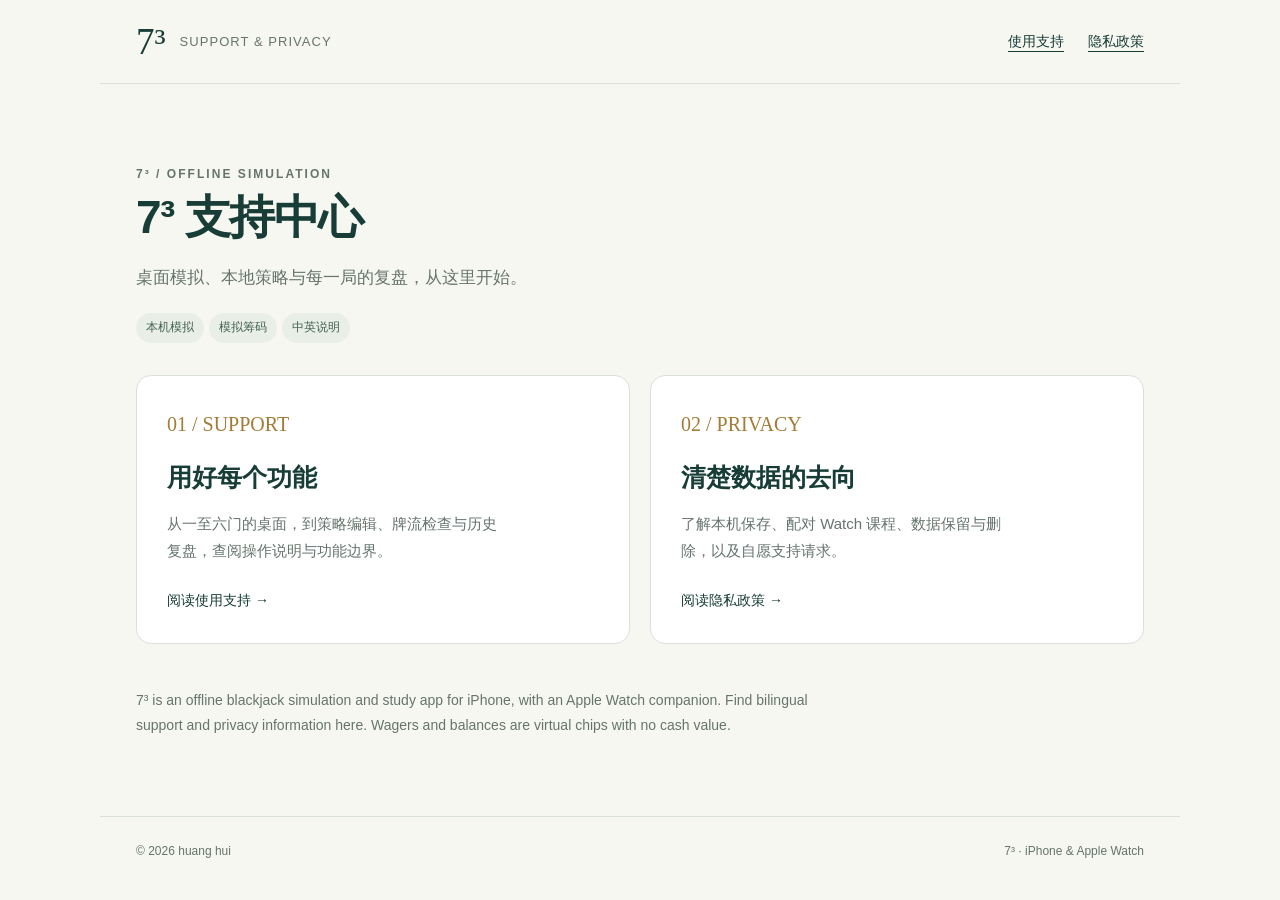
<file: index.html>
<!doctype html>
<html lang="zh-Hans"><head><meta charset="utf-8"><meta name="viewport" content="width=device-width, initial-scale=1"><meta name="referrer" content="strict-origin-when-cross-origin"><title>7³ 支持中心</title><meta name="description" content="7³ iPhone 与 Apple Watch 使用支持与隐私说明。"><link rel="stylesheet" href="Blackjack_Strategy_Enhancement/app/assets/site.css"></head><body>
<a class="skip" href="#main">跳到正文</a><header><a class="brand" href="Blackjack_Strategy_Enhancement/app/index.html" aria-label="7³ 支持中心首页"><span class="mark">7³</span><span class="brand-text">SUPPORT &amp; PRIVACY</span></a><nav aria-label="页面导航"><a href="Blackjack_Strategy_Enhancement/app/support/index.html">使用支持</a><a href="Blackjack_Strategy_Enhancement/app/privacy/index.html">隐私政策</a></nav></header>
<main id="main"><div class="hero"><p class="eyebrow">7³ / OFFLINE SIMULATION</p><h1>7³ 支持中心</h1><p>桌面模拟、本地策略与每一局的复盘，从这里开始。</p><span class="tag">本机模拟</span><span class="tag">模拟筹码</span><span class="tag">中英说明</span></div><div class="cards"><a class="card" href="Blackjack_Strategy_Enhancement/app/support/index.html"><span class="number">01 / SUPPORT</span><h2>用好每个功能</h2><p>从一至六门的桌面，到策略编辑、牌流检查与历史复盘，查阅操作说明与功能边界。</p><span class="go">阅读使用支持 →</span></a><a class="card" href="Blackjack_Strategy_Enhancement/app/privacy/index.html"><span class="number">02 / PRIVACY</span><h2>清楚数据的去向</h2><p>了解本机保存、配对 Watch 课程、数据保留与删除，以及自愿支持请求。</p><span class="go">阅读隐私政策 →</span></a></div><p class="note" lang="en">7³ is an offline blackjack simulation and study app for iPhone, with an Apple Watch companion. Find bilingual support and privacy information here. Wagers and balances are virtual chips with no cash value.</p></main><footer><span>© 2026 huang hui</span><span>7³ · iPhone &amp; Apple Watch</span></footer></body></html>
</file>
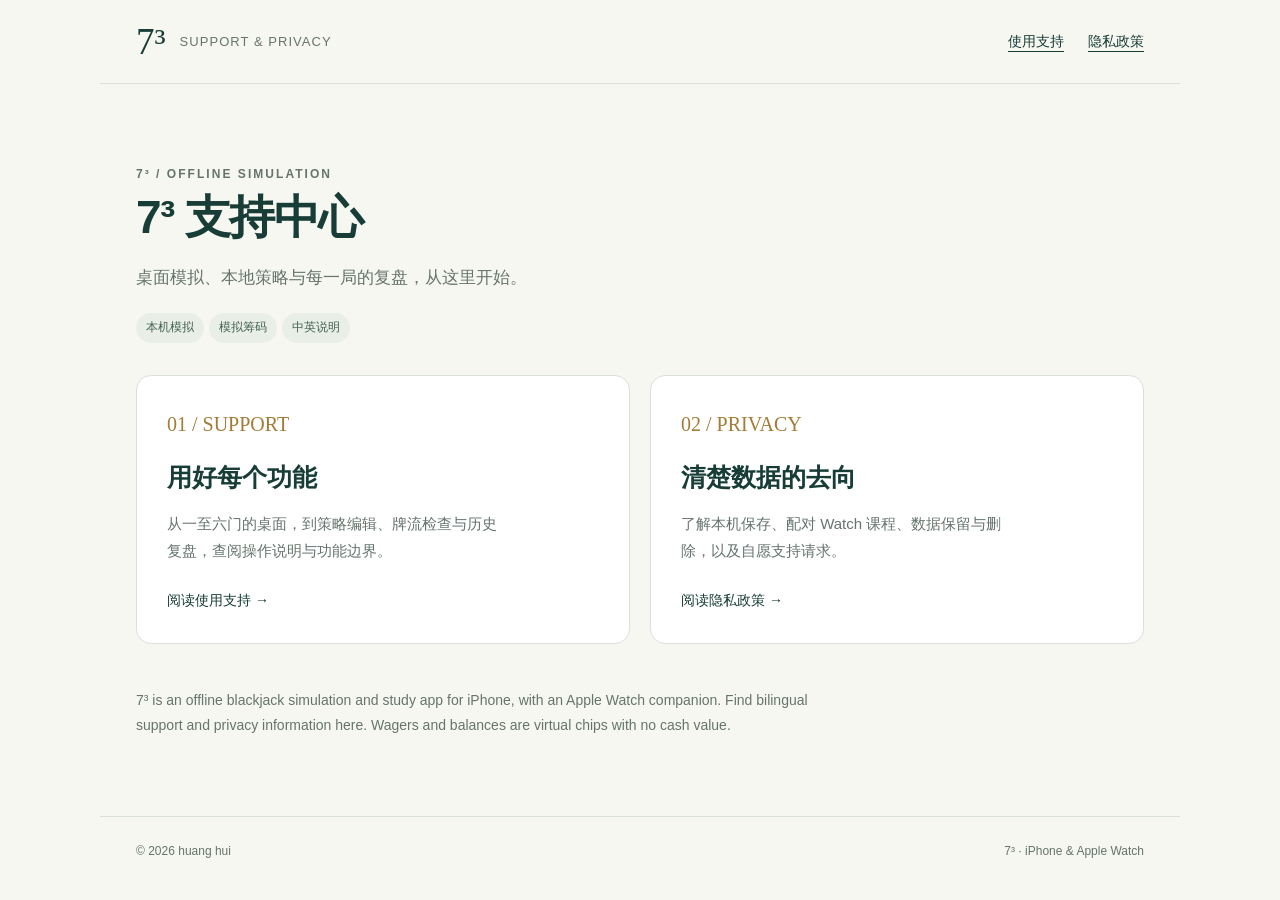
<file: Blackjack_Strategy_Enhancement/app/index.html>
<!doctype html>
<html lang="zh-Hans"><head><meta charset="utf-8"><meta name="viewport" content="width=device-width, initial-scale=1"><meta name="referrer" content="strict-origin-when-cross-origin"><title>7³ 支持中心</title><meta name="description" content="7³ iPhone 与 Apple Watch 使用支持与隐私说明。"><link rel="stylesheet" href="./assets/site.css"></head><body>
<a class="skip" href="#main">跳到正文</a><header><a class="brand" href="./index.html" aria-label="7³ 支持中心首页"><span class="mark">7³</span><span class="brand-text">SUPPORT &amp; PRIVACY</span></a><nav aria-label="页面导航"><a href="./support/index.html">使用支持</a><a href="./privacy/index.html">隐私政策</a></nav></header>
<main id="main"><div class="hero"><p class="eyebrow">7³ / OFFLINE SIMULATION</p><h1>7³ 支持中心</h1><p>桌面模拟、本地策略与每一局的复盘，从这里开始。</p><span class="tag">本机模拟</span><span class="tag">模拟筹码</span><span class="tag">中英说明</span></div><div class="cards"><a class="card" href="./support/index.html"><span class="number">01 / SUPPORT</span><h2>用好每个功能</h2><p>从一至六门的桌面，到策略编辑、牌流检查与历史复盘，查阅操作说明与功能边界。</p><span class="go">阅读使用支持 →</span></a><a class="card" href="./privacy/index.html"><span class="number">02 / PRIVACY</span><h2>清楚数据的去向</h2><p>了解本机保存、配对 Watch 课程、数据保留与删除，以及自愿支持请求。</p><span class="go">阅读隐私政策 →</span></a></div><p class="note" lang="en">7³ is an offline blackjack simulation and study app for iPhone, with an Apple Watch companion. Find bilingual support and privacy information here. Wagers and balances are virtual chips with no cash value.</p></main><footer><span>© 2026 huang hui</span><span>7³ · iPhone &amp; Apple Watch</span></footer></body></html>
</file>
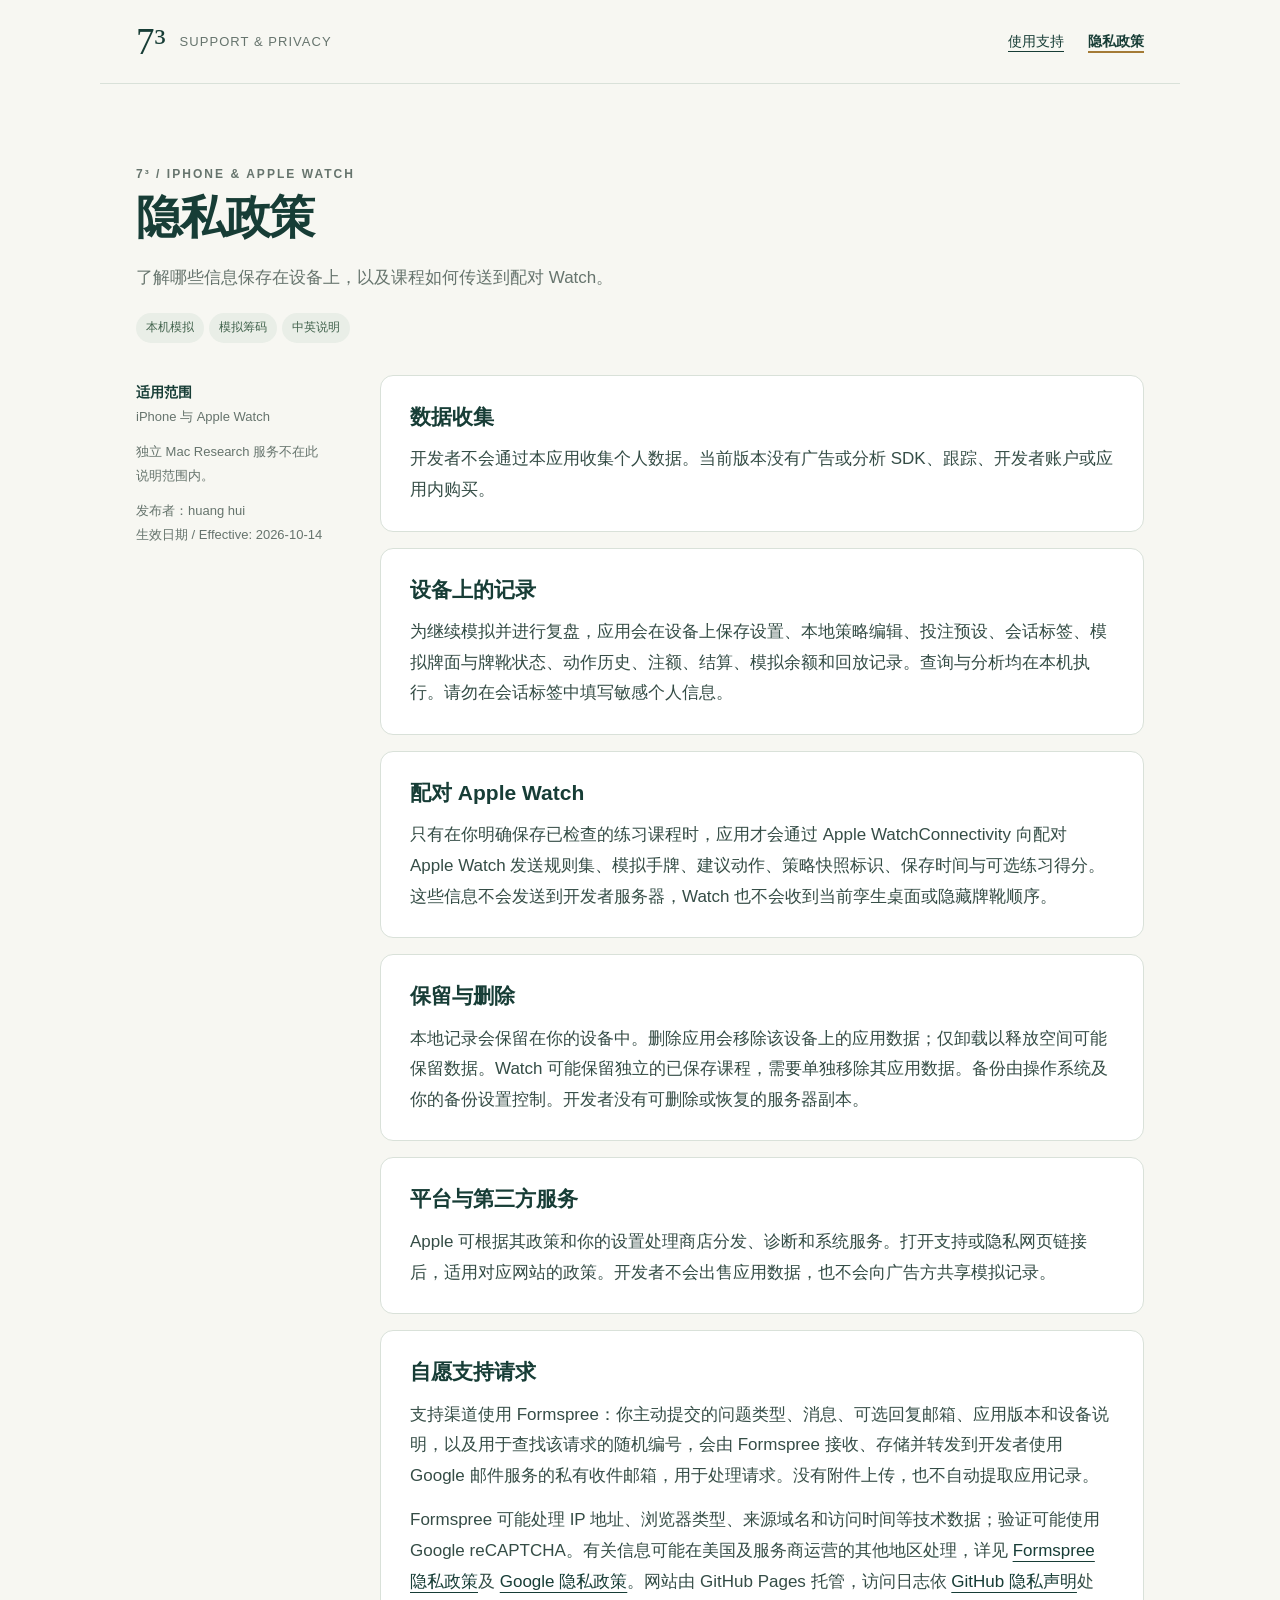
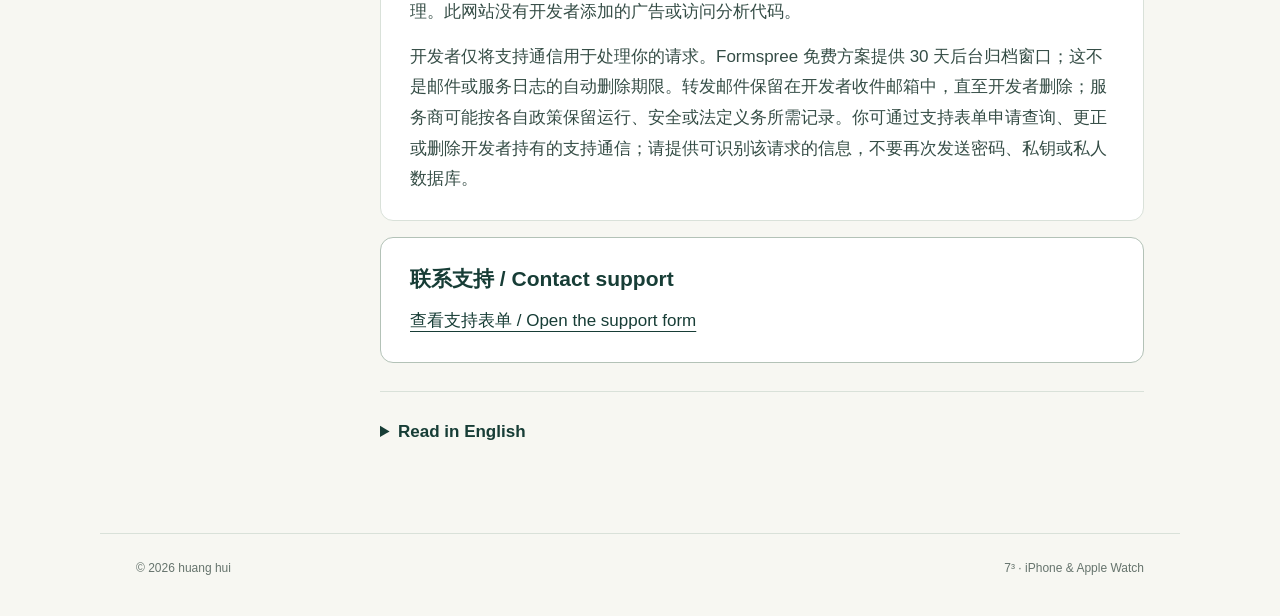
<file: Blackjack_Strategy_Enhancement/app/privacy/index.html>
<!doctype html>
<html lang="zh-Hans"><head><meta charset="utf-8"><meta name="viewport" content="width=device-width, initial-scale=1"><meta name="referrer" content="strict-origin-when-cross-origin"><title>隐私政策 · 7³</title><meta name="description" content="7³ iPhone 与 Apple Watch 使用支持与隐私说明。"><link rel="stylesheet" href="../assets/site.css"></head><body>
<a class="skip" href="#main">跳到正文</a><header><a class="brand" href="../index.html" aria-label="7³ 支持中心首页"><span class="mark">7³</span><span class="brand-text">SUPPORT &amp; PRIVACY</span></a><nav aria-label="页面导航"><a href="../support/index.html">使用支持</a><a href="../privacy/index.html" aria-current="page">隐私政策</a></nav></header>
<main id="main"><div class="hero"><p class="eyebrow">7³ / IPHONE &amp; APPLE WATCH</p><h1>隐私政策</h1><p>了解哪些信息保存在设备上，以及课程如何传送到配对 Watch。</p><span class="tag">本机模拟</span><span class="tag">模拟筹码</span><span class="tag">中英说明</span></div><div class="layout"><aside class="side"><p><strong>适用范围</strong><br>iPhone 与 Apple Watch</p><p class="side-note">独立 Mac Research 服务不在此说明范围内。</p><p>发布者：huang hui<br>生效日期 / Effective: 2026-10-14</p></aside><article class="article"><section class="section"><h2>数据收集</h2><p>开发者不会通过本应用收集个人数据。当前版本没有广告或分析 SDK、跟踪、开发者账户或应用内购买。</p></section><section class="section"><h2>设备上的记录</h2><p>为继续模拟并进行复盘，应用会在设备上保存设置、本地策略编辑、投注预设、会话标签、模拟牌面与牌靴状态、动作历史、注额、结算、模拟余额和回放记录。查询与分析均在本机执行。请勿在会话标签中填写敏感个人信息。</p></section><section class="section"><h2>配对 Apple Watch</h2><p>只有在你明确保存已检查的练习课程时，应用才会通过 Apple WatchConnectivity 向配对 Apple Watch 发送规则集、模拟手牌、建议动作、策略快照标识、保存时间与可选练习得分。这些信息不会发送到开发者服务器，Watch 也不会收到当前孪生桌面或隐藏牌靴顺序。</p></section><section class="section"><h2>保留与删除</h2><p>本地记录会保留在你的设备中。删除应用会移除该设备上的应用数据；仅卸载以释放空间可能保留数据。Watch 可能保留独立的已保存课程，需要单独移除其应用数据。备份由操作系统及你的备份设置控制。开发者没有可删除或恢复的服务器副本。</p></section><section class="section"><h2>平台与第三方服务</h2><p>Apple 可根据其政策和你的设置处理商店分发、诊断和系统服务。打开支持或隐私网页链接后，适用对应网站的政策。开发者不会出售应用数据，也不会向广告方共享模拟记录。</p></section><section class="section" id="support-data"><h2>自愿支持请求</h2><p>支持渠道使用 Formspree：你主动提交的问题类型、消息、可选回复邮箱、应用版本和设备说明，以及用于查找该请求的随机编号，会由 Formspree 接收、存储并转发到开发者使用 Google 邮件服务的私有收件邮箱，用于处理请求。没有附件上传，也不自动提取应用记录。</p><p>Formspree 可能处理 IP 地址、浏览器类型、来源域名和访问时间等技术数据；验证可能使用 Google reCAPTCHA。有关信息可能在美国及服务商运营的其他地区处理，详见 <a href="https://formspree.io/legal/privacy-policy/" rel="external">Formspree 隐私政策</a>及 <a href="https://policies.google.com/privacy" rel="external">Google 隐私政策</a>。网站由 GitHub Pages 托管，访问日志依 <a href="https://docs.github.com/en/site-policy/privacy-policies/github-general-privacy-statement" rel="external">GitHub 隐私声明</a>处理。此网站没有开发者添加的广告或访问分析代码。</p><p>开发者仅将支持通信用于处理你的请求。Formspree 免费方案提供 30 天后台归档窗口；这不是邮件或服务日志的自动删除期限。转发邮件保留在开发者收件邮箱中，直至开发者删除；服务商可能按各自政策保留运行、安全或法定义务所需记录。你可通过支持表单申请查询、更正或删除开发者持有的支持通信；请提供可识别该请求的信息，不要再次发送密码、私钥或私人数据库。</p></section><section class="section contact"><h2>联系支持 / Contact support</h2><p><a href="../support/index.html#contact">查看支持表单 / Open the support form</a></p></section><details class="english"><summary>Read in English</summary><div lang="en"><section class="section"><h2>Data stays on your devices</h2><p>The developer does not collect personal data through this app. There are no advertising or analytics SDKs, tracking, developer accounts or in-app purchases in the current version.</p><p>The app stores information locally so you can continue a simulation and review it later. This can include settings, edited strategy tables, betting presets, session labels, simulated cards and shoe state, action history, wagers, results, virtual balances and saved replay records. Hand lookups and analysis run on the device. Do not put sensitive personal information into session labels.</p></section><section class="section"><h2>Apple Watch</h2><p>When you explicitly save a checked practice lesson, the app can send it to your paired Apple Watch using Apple&#x27;s WatchConnectivity. The lesson contains its ruleset, simulated hand, suggested action, strategy snapshot identity, save time and optional practice score. It is not sent to a developer server. The Watch does not receive the simulator&#x27;s current table or hidden shoe order.</p></section><section class="section"><h2>Retention and deletion</h2><p>Local records remain on your devices until removed. Deleting the app removes that device&#x27;s app data; offloading the app may retain data. A paired Watch may retain its own saved lesson until its app data is removed. Any device backups are controlled by your operating-system and backup settings. The developer has no server-side copy to delete or restore.</p></section><section class="section"><h2>Third-party services</h2><p>Apple may process App Store distribution, diagnostics and platform services according to its own policies and your settings. Opening a support or privacy web link leaves the local app workflow and is subject to the website&#x27;s policies. The developer does not sell app data or share simulation records with advertisers.</p></section><section class="section" id="support-data-en"><h2>Optional support requests</h2><p>The support channel uses Formspree to receive, store and forward the topic, message, optional reply email, app version, device details and a random request reference you submit to the developer’s private inbox, hosted by Google, to handle your request. It accepts no attachments and does not extract app records.</p><p>Formspree may process technical data such as IP address, browser type, referring domain and access time. Verification may use Google reCAPTCHA. Information may be processed in the United States and other countries where the providers operate. See the <a href="https://formspree.io/legal/privacy-policy/" rel="external">Formspree Privacy Policy</a> and <a href="https://policies.google.com/privacy" rel="external">Google Privacy Policy</a>. GitHub Pages hosts this website and handles access logs under its <a href="https://docs.github.com/en/site-policy/privacy-policies/github-general-privacy-statement" rel="external">privacy statement</a>. The developer has added no advertising or visitor analytics scripts.</p><p>The developer uses support correspondence only to handle your request. Formspree’s free plan provides a 30-day dashboard archive window, which is not an automatic deletion deadline for email or service logs. Forwarded messages remain in the developer’s inbox until deleted by the developer. Providers may retain records needed for operations, security or legal duties under their policies. Use the support form to request access, correction or deletion of support correspondence held by the developer, with enough information to identify the request. Do not include credentials, private keys or private databases.</p></section></div></details></article></div></main><footer><span>© 2026 huang hui</span><span>7³ · iPhone &amp; Apple Watch</span></footer></body></html>
</file>
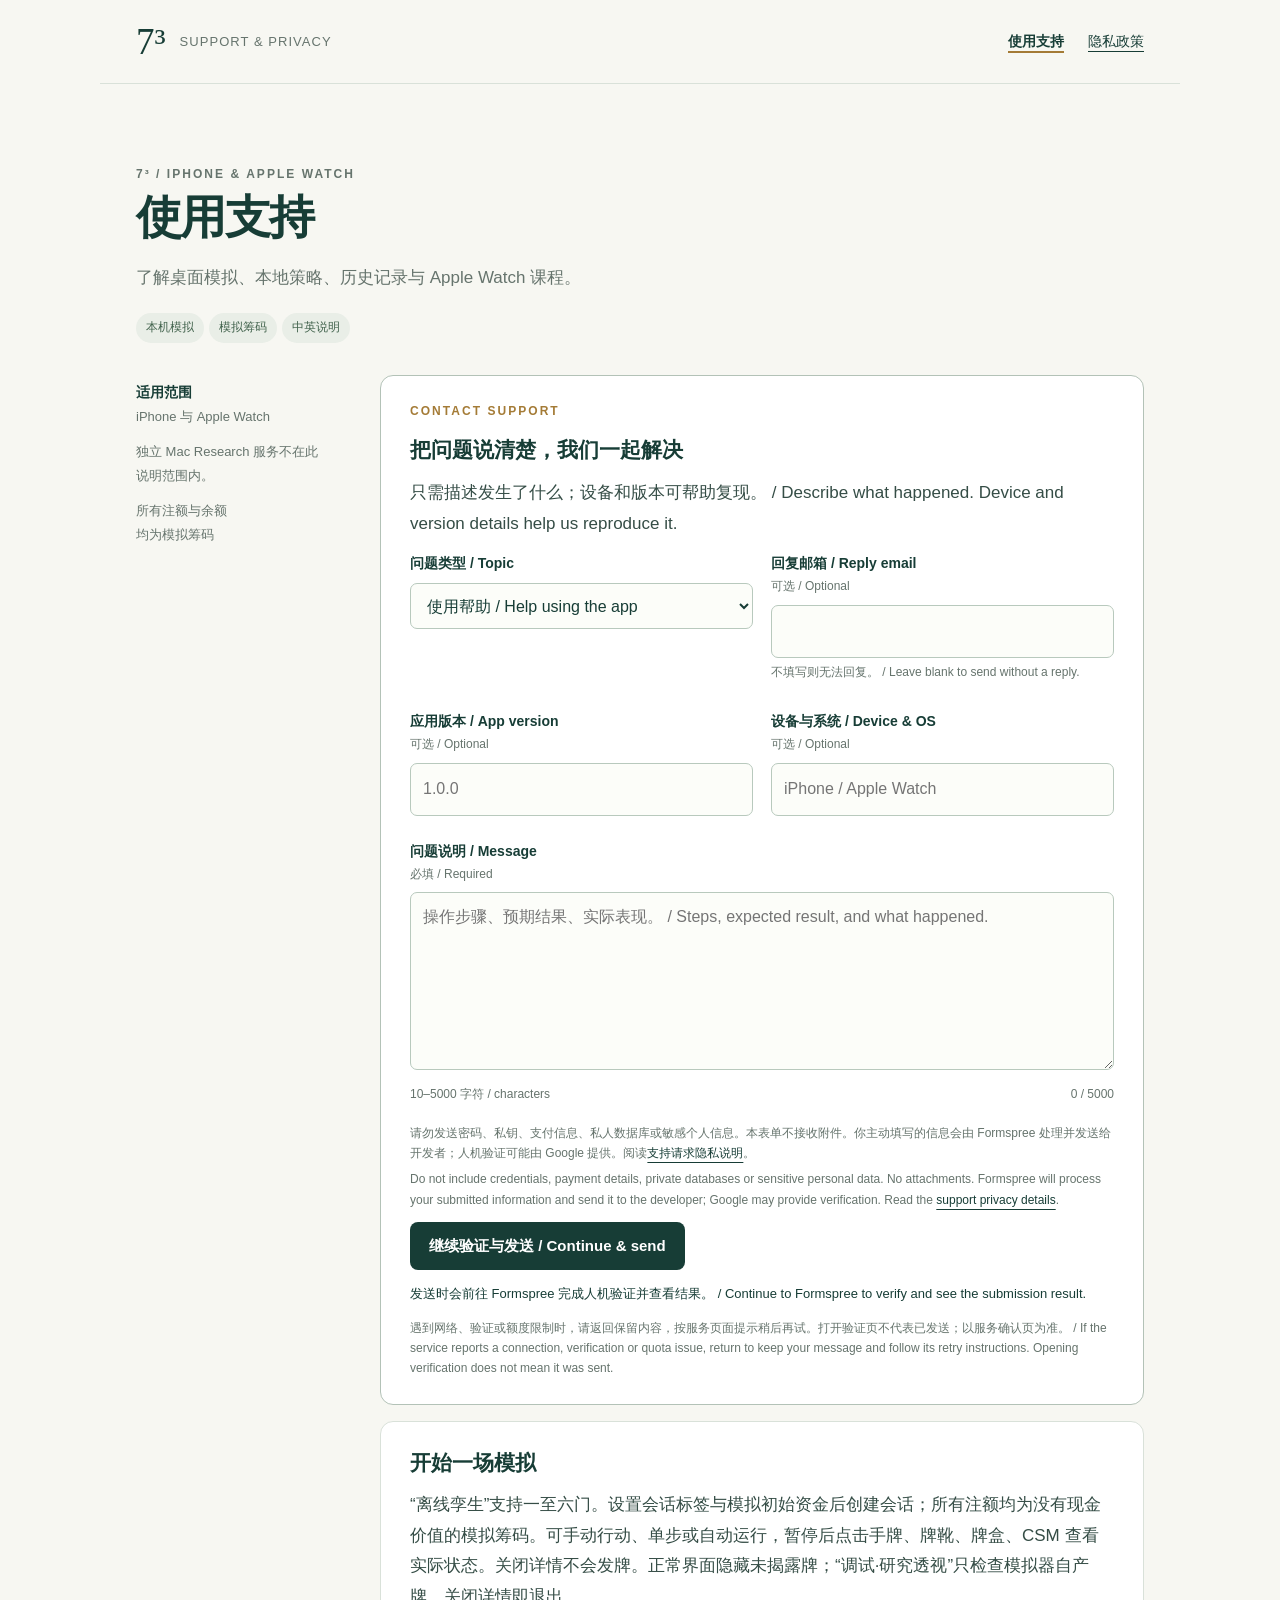
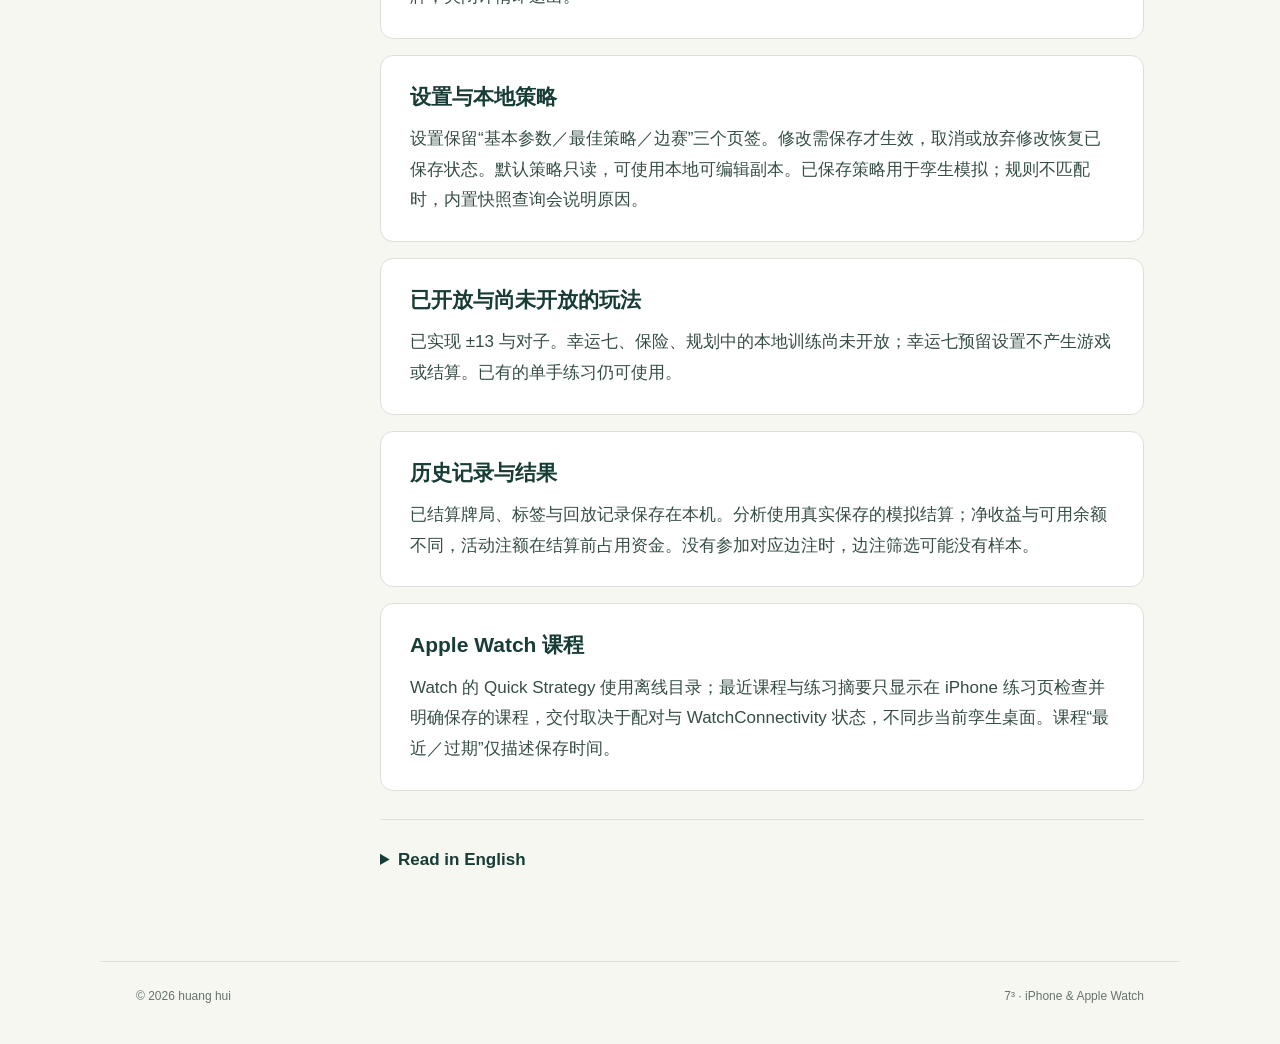
<file: Blackjack_Strategy_Enhancement/app/support/index.html>
<!doctype html>
<html lang="zh-Hans"><head><meta charset="utf-8"><meta name="viewport" content="width=device-width, initial-scale=1"><meta name="referrer" content="strict-origin-when-cross-origin"><title>使用支持 · 7³</title><meta name="description" content="7³ iPhone 与 Apple Watch 使用支持与隐私说明。"><link rel="stylesheet" href="../assets/site.css"></head><body>
<a class="skip" href="#main">跳到正文</a><header><a class="brand" href="../index.html" aria-label="7³ 支持中心首页"><span class="mark">7³</span><span class="brand-text">SUPPORT &amp; PRIVACY</span></a><nav aria-label="页面导航"><a href="../support/index.html" aria-current="page">使用支持</a><a href="../privacy/index.html">隐私政策</a></nav></header>
<main id="main"><div class="hero"><p class="eyebrow">7³ / IPHONE &amp; APPLE WATCH</p><h1>使用支持</h1><p>了解桌面模拟、本地策略、历史记录与 Apple Watch 课程。</p><span class="tag">本机模拟</span><span class="tag">模拟筹码</span><span class="tag">中英说明</span></div><div class="layout"><aside class="side"><p><strong>适用范围</strong><br>iPhone 与 Apple Watch</p><p class="side-note">独立 Mac Research 服务不在此说明范围内。</p><p>所有注额与余额<br>均为模拟筹码</p></aside><article class="article"><section class="section contact" id="contact"><p class="eyebrow">CONTACT SUPPORT</p><h2>把问题说清楚，我们一起解决</h2><p>只需描述发生了什么；设备和版本可帮助复现。 / Describe what happened. Device and version details help us reproduce it.</p>
<form id="support-form" method="post" action="https://formspree.io/f/xppqykyy" data-endpoint="https://formspree.io/f/xppqykyy" aria-describedby="form-notice form-status">
<div class="form-grid">
<div class="field"><label for="topic">问题类型 / Topic</label><select id="topic" name="topic"><option value="usage">使用帮助 / Help using the app</option><option value="bug">问题反馈 / Report a problem</option><option value="privacy">隐私请求 / Privacy request</option></select></div>
<div class="field"><label for="email">回复邮箱 / Reply email <span>可选 / Optional</span></label><input id="email" name="email" type="email" inputmode="email" autocomplete="email" maxlength="254" aria-describedby="email-hint email-error"><small id="email-hint">不填写则无法回复。 / Leave blank to send without a reply.</small><small class="field-error" id="email-error" aria-live="polite"></small></div>
<div class="field"><label for="version">应用版本 / App version <span>可选 / Optional</span></label><input id="version" name="version" type="text" maxlength="64" placeholder="1.0.0" aria-describedby="version-error"><small class="field-error" id="version-error" aria-live="polite"></small></div>
<div class="field"><label for="device">设备与系统 / Device &amp; OS <span>可选 / Optional</span></label><input id="device" name="device" type="text" maxlength="128" placeholder="iPhone / Apple Watch" aria-describedby="device-error"><small class="field-error" id="device-error" aria-live="polite"></small></div>
</div>
<div class="field"><label for="message">问题说明 / Message <span>必填 / Required</span></label><textarea id="message" name="message" rows="6" required minlength="10" maxlength="5000" aria-describedby="message-hint message-error message-count" placeholder="操作步骤、预期结果、实际表现。 / Steps, expected result, and what happened."></textarea><div class="field-foot"><small id="message-hint">10–5000 字符 / characters</small><small id="message-count">0 / 5000</small></div><small class="field-error" id="message-error" aria-live="polite"></small></div>
<input type="hidden" name="reference" value=""><input type="hidden" name="_subject" value="7³ support request">
<div class="bot-field" aria-hidden="true"><label for="website">Leave this field empty</label><input id="website" name="_gotcha" type="text" tabindex="-1" autocomplete="off"></div>
<p id="form-notice" class="form-note">请勿发送密码、私钥、支付信息、私人数据库或敏感个人信息。本表单不接收附件。你主动填写的信息会由 Formspree 处理并发送给开发者；人机验证可能由 Google 提供。阅读<a href="../privacy/index.html#support-data">支持请求隐私说明</a>。<span lang="en">Do not include credentials, payment details, private databases or sensitive personal data. No attachments. Formspree will process your submitted information and send it to the developer; Google may provide verification. Read the <a href="../privacy/index.html#support-data-en">support privacy details</a>.</span></p>
<button class="submit" type="submit">继续验证与发送 / Continue &amp; send</button>
<p id="form-status" class="form-status" role="status" aria-live="polite">发送时会前往 Formspree 完成人机验证并查看结果。 / Continue to Formspree to verify and see the result.</p>
<noscript><p>无需 JavaScript 也可提交；验证与结果在 Formspree 页面显示。 / This form works without JavaScript; verification and results appear on Formspree.</p></noscript>
</form><p class="form-note">遇到网络、验证或额度限制时，请返回保留内容，按服务页面提示稍后再试。打开验证页不代表已发送；以服务确认页为准。 / If the service reports a connection, verification or quota issue, return to keep your message and follow its retry instructions. Opening verification does not mean it was sent.</p></section><section class="section"><h2>开始一场模拟</h2><p>“离线孪生”支持一至六门。设置会话标签与模拟初始资金后创建会话；所有注额均为没有现金价值的模拟筹码。可手动行动、单步或自动运行，暂停后点击手牌、牌靴、牌盒、CSM 查看实际状态。关闭详情不会发牌。正常界面隐藏未揭露牌；“调试·研究透视”只检查模拟器自产牌，关闭详情即退出。</p></section><section class="section"><h2>设置与本地策略</h2><p>设置保留“基本参数／最佳策略／边赛”三个页签。修改需保存才生效，取消或放弃修改恢复已保存状态。默认策略只读，可使用本地可编辑副本。已保存策略用于孪生模拟；规则不匹配时，内置快照查询会说明原因。</p></section><section class="section"><h2>已开放与尚未开放的玩法</h2><p>已实现 ±13 与对子。幸运七、保险、规划中的本地训练尚未开放；幸运七预留设置不产生游戏或结算。已有的单手练习仍可使用。</p></section><section class="section"><h2>历史记录与结果</h2><p>已结算牌局、标签与回放记录保存在本机。分析使用真实保存的模拟结算；净收益与可用余额不同，活动注额在结算前占用资金。没有参加对应边注时，边注筛选可能没有样本。</p></section><section class="section"><h2>Apple Watch 课程</h2><p>Watch 的 Quick Strategy 使用离线目录；最近课程与练习摘要只显示在 iPhone 练习页检查并明确保存的课程，交付取决于配对与 WatchConnectivity 状态，不同步当前孪生桌面。课程“最近／过期”仅描述保存时间。</p></section><details class="english"><summary>Read in English</summary><div lang="en"><section class="section"><h2>Start a simulation</h2><p>Open 离线孪生 (Offline Twin), choose one to six positions, enter a session label and virtual initial funds, then create a session. The app uses saved local rules. Wagers and balances are virtual chips with no cash value.</p><p>Use a legal action, advance one step, or start automatic play. Pause before inspecting a particular moment. Tap the dealer, a playing position, shoe, discard tray or CSM to see its current state; closing the detail keeps the same table. Hidden cards are concealed normally. The clearly labeled debug inspection switch reveals the simulator&#x27;s own generated cards and internal order and resets when the detail closes.</p></section><section class="section"><h2>Settings and strategy</h2><p>The three configuration pages cover basic parameters, strategy and side bets. Changes are drafts until saved. Cancel/discard restores the saved state. The default strategy is read-only; create or choose a local copy to edit it. The saved local strategy drives the simulator. Unsupported or unmatched rule combinations can disable bundled lookup; restore a matching ruleset if the lookup says its snapshot does not apply.</p><p>±13 and pairs are implemented. Lucky Seven, insurance and the planned local training feature are unavailable. Reserved Lucky Seven controls do not enable gameplay or payouts. The separate existing single-hand Practice exercise is available.</p></section><section class="section"><h2>History and results</h2><p>Settled rounds, session tags and replay frames are stored locally. Analysis filters use actual saved settlements. Net profit is not the same as available balance: active wagers reserve funds until settlement. Side-bet charts can be empty when no matching side bet was played. Simulation results do not promise future results.</p></section><section class="section"><h2>Apple Watch</h2><p>Quick Strategy uses the bundled offline catalog. Last Lesson and Practice display the lesson explicitly saved after checking an answer in iPhone Practice. Open the companion on your paired Watch and save a checked lesson from iPhone. Delivery follows Apple&#x27;s WatchConnectivity availability. Recent/Expired describes the lesson&#x27;s age, not live-table freshness. The Watch does not show the current six-position simulation.</p></section></div></details></article></div></main><footer><span>© 2026 huang hui</span><span>7³ · iPhone &amp; Apple Watch</span></footer><script src="../assets/support.js" defer></script></body></html>
</file>
<file: Blackjack_Strategy_Enhancement/app/assets/site.css>
:root{color-scheme:light;--paper:#f7f7f2;--ink:#173d36;--body:#354d46;--muted:#66746d;--line:#d9e1d9;--gold:#a47b36;--white:#fff; font-family:-apple-system,BlinkMacSystemFont,"Segoe UI","PingFang SC",sans-serif}
*{box-sizing:border-box}body{margin:0;background:var(--paper);color:var(--body);line-height:1.8;font-size:17px}a{color:var(--ink);text-underline-offset:5px}a:hover{color:#85602a}a:focus-visible,summary:focus-visible{outline:3px solid var(--gold);outline-offset:5px;border-radius:4px}.skip{position:absolute;left:20px;top:-100px}.skip:focus{top:10px;background:white;padding:10px;z-index:4}
header{max-width:1080px;margin:auto;padding:23px 36px;display:flex;align-items:center;justify-content:space-between;gap:24px;border-bottom:1px solid var(--line)}.brand{display:flex;gap:14px;align-items:center;text-decoration:none}.mark{font-family:Georgia,serif;font-size:37px;line-height:1;color:var(--ink)}.brand-text{font-size:13px;letter-spacing:.08em;color:var(--muted)}nav{display:flex;gap:24px;font-size:14px}nav a[aria-current=page]{font-weight:650;text-decoration-color:var(--gold);text-decoration-thickness:2px}
main{max-width:1080px;margin:auto;padding:28px 36px 64px}.draft{padding:14px 18px;border:1px solid #d9c9a8;border-left:3px solid var(--gold);border-radius:8px;background:#faf4e7;font-size:13px;color:#6b5634}.draft strong{display:block}.draft span{display:block;margin-top:2px}.hero{padding:52px 0 32px;max-width:760px}.eyebrow{font-size:12px;letter-spacing:.17em;color:var(--gold);font-weight:650;margin:0 0 12px}.hero h1{font-size:clamp(30px,5vw,46px);line-height:1.35;letter-spacing:-.035em;color:var(--ink);margin:0 0 15px;font-weight:650}.hero p{color:var(--muted);max-width:660px;margin:0}.tag{display:inline-block;font-size:12px;background:#e9eee7;color:#42634d;padding:4px 10px;border-radius:99px;margin:20px 5px 0 0}
.layout{display:grid;grid-template-columns:190px minmax(0,1fr);gap:54px}.side{padding-top:5px;font-size:13px;color:var(--muted)}.side p{margin:0 0 12px}.side strong{color:var(--ink);font-size:14px}.side a{display:block;margin:12px 0}.article{min-width:0}.section{background:var(--white);padding:25px 29px;margin-bottom:16px;border:1px solid var(--line);border-radius:13px}.section h2{font-size:21px;font-weight:650;color:var(--ink);margin:0 0 12px;line-height:1.5}.section p{margin:0 0 12px}.section p:last-child{margin-bottom:0}.section p+ p{margin-top:14px}.english{margin-top:28px;border-top:1px solid var(--line);padding-top:20px}.english summary{cursor:pointer;color:var(--ink);font-weight:600;padding:5px 0 22px}.english .section{font-size:16px}.contact{border:1px dashed #b3c2b7;background:#eef2eb}.status{display:inline-block;border-radius:6px;padding:6px 12px;background:#dfe7dd;font-size:13px;color:#536a56;margin-top:10px}
.cards{display:grid;grid-template-columns:1fr 1fr;gap:20px}.card{padding:30px;background:#fff;border:1px solid var(--line);border-radius:15px;text-decoration:none;display:block}.card .number{font-family:Georgia,serif;color:var(--gold);font-size:20px}.card h2{color:var(--ink);font-size:25px;line-height:1.4;margin:18px 0 10px}.card p{color:var(--muted);font-size:15px;max-width:340px}.card .go{display:block;color:var(--ink);margin-top:24px;font-size:14px}.note{font-size:14px;color:var(--muted);padding:30px 0 0;max-width:720px}footer{max-width:1080px;margin:auto;padding:24px 36px 36px;border-top:1px solid var(--line);display:flex;justify-content:space-between;gap:12px;color:var(--muted);font-size:12px}
@media(max-width:720px){header{padding:18px 22px;gap:12px}.brand-text{display:none}nav{gap:18px;font-size:13px}main{padding:22px 22px 40px}.hero{padding:32px 0 24px}.layout{grid-template-columns:1fr;gap:18px}.side{display:flex;flex-wrap:wrap;column-gap:18px;row-gap:0;align-items:center}.side p,.side a{margin:0 0 6px}.side .side-note{display:none}.section{padding:21px 22px}.cards{grid-template-columns:1fr}.card{padding:25px}footer{padding:22px;flex-wrap:wrap}.draft{font-size:12px}}@media(prefers-reduced-motion:reduce){*{scroll-behavior:auto}}@media print{.skip,.draft,nav,.side,footer{display:none}.layout{display:block}body{background:#fff}.section{break-inside:avoid}details.english{display:block}}

/* Support form: a single task-focused panel, with no third-party scripts. */
.contact{border-style:solid;background:#fff}.form-grid{display:grid;grid-template-columns:1fr 1fr;gap:4px 18px}.field{margin:0 0 18px;min-width:0}.field label{display:block;font-size:14px;color:var(--ink);font-weight:600;margin-bottom:7px}.field label span{display:block;font-size:12px;color:var(--muted);font-weight:400}.field input,.field select,.field textarea{font:inherit;font-size:16px;color:var(--ink);background:#fcfdf9;border:1px solid #b8c9bd;border-radius:7px;padding:11px 12px;width:100%;min-height:46px;max-width:100%}.field textarea{resize:vertical;line-height:1.6;min-height:150px}.field input:focus,.field select:focus,.field textarea:focus{outline:3px solid #c8d9c5;outline-offset:1px;border-color:var(--ink)}.field [aria-invalid=true]{border-color:#a33c30}.field small{display:block;font-size:12px;color:var(--muted);line-height:1.6;margin-top:5px}.field .field-error{color:#9d3227}.field-foot{display:flex;justify-content:space-between;gap:12px}.form-note{font-size:12px;color:var(--muted);line-height:1.7}.form-note span{display:block;margin-top:6px}.submit{font:inherit;font-size:15px;font-weight:600;color:white;background:var(--ink);border:0;border-radius:8px;min-height:48px;padding:12px 19px;cursor:pointer;max-width:100%;line-height:1.5;white-space:normal}.submit:disabled{background:#dce5dd;color:#5c705f;cursor:not-allowed}.submit:focus-visible{outline:3px solid var(--gold);outline-offset:4px}.form-status{font-size:13px;color:var(--ink);padding:12px 0 0;overflow-wrap:anywhere}.bot-field{position:absolute;left:-10000px;width:1px;height:1px;overflow:hidden}#contact,#support-data,#support-data-en{scroll-margin-top:24px}@media(max-width:820px){.form-grid{grid-template-columns:1fr}.field label span{display:inline;margin-left:5px}}@media(max-width:420px){.section{padding:19px 17px}.submit{width:100%}.field label span{display:block;margin-left:0}}
</file>
